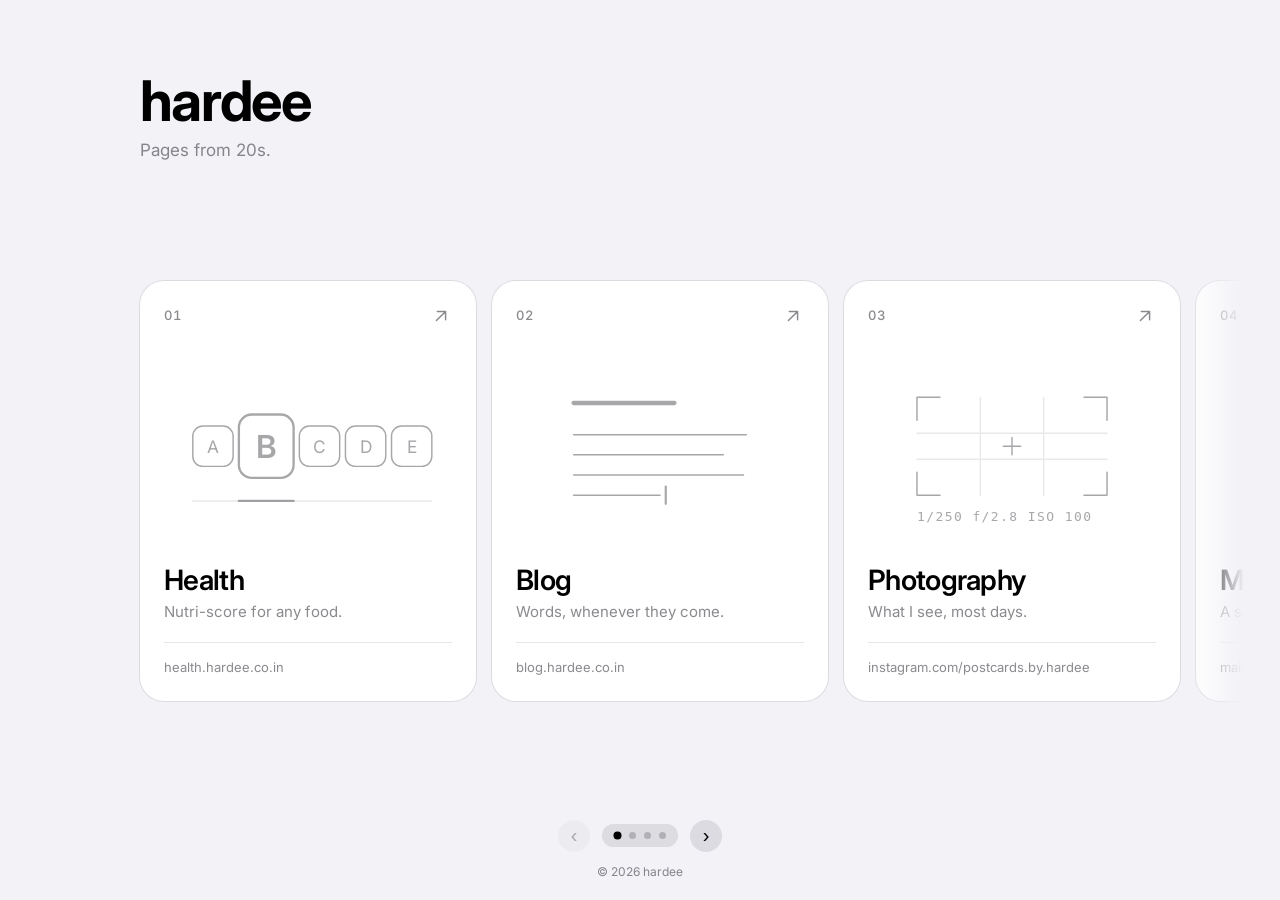
<file: public/index.html>
<!doctype html>
<html lang="en">
<head>
  <meta charset="utf-8">
  <meta name="viewport" content="width=device-width, initial-scale=1, viewport-fit=cover">
  <title>hardee</title>
  <meta name="description" content="hardee.co.in — mailclub, blog, photography.">
  <meta name="theme-color" content="#f2f2f7" media="(prefers-color-scheme: light)">
  <meta name="theme-color" content="#000000" media="(prefers-color-scheme: dark)">
  <link rel="preconnect" href="https://fonts.googleapis.com">
  <link rel="preconnect" href="https://fonts.gstatic.com" crossorigin>
  <link href="https://fonts.googleapis.com/css2?family=Inter:wght@400;500;600;700&display=swap" rel="stylesheet">
  <link rel="icon" href="favicon.svg" type="image/svg+xml">
  <link rel="icon" href="favicon-32.png" sizes="32x32" type="image/png">
  <link rel="apple-touch-icon" href="apple-touch-icon.png">
  <link rel="stylesheet" href="style.css">
</head>
<body>
  <header>
    <h1 id="name"></h1>
    <p id="tagline"></p>
  </header>

  <section class="carousel" aria-label="Sites">
    <div id="track" class="track"></div>
  </section>

  <div class="pager">
    <button class="nav prev" aria-label="Previous" hidden>‹</button>
    <div id="dots" class="dots" role="tablist" aria-label="Pages"></div>
    <button class="nav next" aria-label="Next" hidden>›</button>
  </div>
  <footer>© <span id="year"></span> hardee</footer>

  <script src="sites.js"></script>
  <script src="main.js"></script>
</body>
</html>
</file>
<file: public/style.css>
/* iOS system palette: neutral greys + one accent (systemBlue) */
:root {
  --bg:#f2f2f7; --card:#fff; --fill:rgba(60,60,67,.12);
  --label:#000; --label2:rgba(60,60,67,.6);
  --accent:#007aff;   --shadow:0 1px 2px rgba(0,0,0,.04), 0 8px 24px rgba(0,0,0,.06);
  --gutter:max(24px, calc((100vw - 1000px) / 2));
  --ease:cubic-bezier(.32,.72,0,1);
}
@media (prefers-color-scheme:dark) {
  :root { --bg:#000; --card:#1c1c1e; --fill:rgba(235,235,245,.16);
    --label:#fff; --label2:rgba(235,235,245,.6);
    --accent:#0a84ff; --shadow:none; }
}
* { box-sizing:border-box; -webkit-tap-highlight-color:transparent; }
html { color-scheme:light dark; }
body { margin:0; height:100vh; height:100dvh; display:flex; flex-direction:column; overflow:hidden;
  background:var(--bg); color:var(--label); -webkit-font-smoothing:antialiased;
  font:400 17px/1.35 -apple-system, BlinkMacSystemFont, "SF Pro Text", Inter, system-ui, sans-serif;
  padding:env(safe-area-inset-top) 0 env(safe-area-inset-bottom); }

header { padding:clamp(28px, 8dvh, 88px) var(--gutter) 0; }
h1 { margin:0; font-size:clamp(40px, 7vw, 56px); font-weight:700; letter-spacing:-.03em; line-height:1.05; }
#tagline { margin:8px 0 0; font-size:17px; color:var(--label2); }

.carousel { --h:min(50dvh, 420px); --cw:min(calc(var(--h) * .8), 80vw);
  position:relative; flex:1; min-height:0; display:flex; align-items:center; width:100%;
  max-width:calc(var(--gutter) + 3 * var(--cw) + 96px); overflow:hidden; }
.track { position:relative; width:100%; display:flex; gap:16px; padding:8px calc(100% - var(--cw) - var(--gutter)) 8px var(--gutter);
  overflow-x:auto; scroll-snap-type:x mandatory; scroll-padding-inline:var(--gutter); scrollbar-width:none; overscroll-behavior-x:contain;
  -webkit-mask-image:linear-gradient(to right, #000 calc(100% - 40px), transparent); mask-image:linear-gradient(to right, #000 calc(100% - 40px), transparent); }
.track.fits { padding-right:var(--gutter); -webkit-mask-image:none; mask-image:none; }
.track::-webkit-scrollbar { display:none; }

.card { flex:none; scroll-snap-align:start; display:flex; flex-direction:column;
  width:var(--cw); aspect-ratio:4 / 5; padding:24px; border-radius:24px;
  background:var(--card); box-shadow:0 0 0 1px var(--fill); color:inherit; text-decoration:none;
  transition:transform .4s var(--ease), opacity .4s var(--ease), box-shadow .3s; }
.card:not(.active) { opacity:.72; }
.card:active { transform:scale(.98); }
.card:hover { box-shadow:0 0 0 1px var(--label2); }
.card:focus-visible { outline:2px solid var(--accent); outline-offset:3px; }
.top { display:flex; justify-content:space-between; align-items:center; color:var(--label2); font-size:13px; font-weight:500; font-variant-numeric:tabular-nums; letter-spacing:.04em; }
.arrow svg { display:block; width:22px; height:22px; transition:transform .3s var(--ease), color .2s; }
.card:hover .arrow svg { transform:translate(2px,-2px); color:var(--accent); }
.art { flex:1; min-height:0; width:100%; margin:8px 0; color:var(--label2); opacity:.75; transition:color .3s, opacity .3s; }
.card:hover .art { color:var(--label); opacity:1; }
.txt { display:flex; flex-direction:column; gap:6px; }
.card strong { font-size:28px; font-weight:600; letter-spacing:-.025em; line-height:1.1; }
.card small { font-size:15px; color:var(--label2); }
.host { margin-top:20px; padding-top:16px; border-top:1px solid var(--fill); font-size:13px; color:var(--label2); }

.pager { display:flex; justify-content:center; align-items:center; gap:12px; margin-bottom:12px; }
.nav { width:32px; height:32px; padding:0 0 2px; border:0; border-radius:50%; background:var(--fill); color:var(--label);
  font-size:20px; line-height:1; cursor:pointer; transition:opacity .2s; }
.nav[hidden] { display:none; }
.nav:disabled { opacity:.3; cursor:default; }
@media (hover:none) { .nav { display:none; } }

.dots { display:flex; justify-content:center; gap:8px; padding:8px 12px; border-radius:999px; background:var(--fill); }
.dots[hidden] { display:none; }
.dots button { width:7px; height:7px; padding:0; border:0; border-radius:50%; background:var(--label2); opacity:.45; cursor:pointer; transition:opacity .2s, transform .2s; }
.dots button[aria-selected="true"] { opacity:1; background:var(--label); transform:scale(1.15); }

footer { padding:0 var(--gutter) 20px; text-align:center; font-size:12px; color:var(--label2); }

@media (prefers-reduced-motion:reduce) { * { transition:none !important; scroll-behavior:auto !important; } }
</file>
